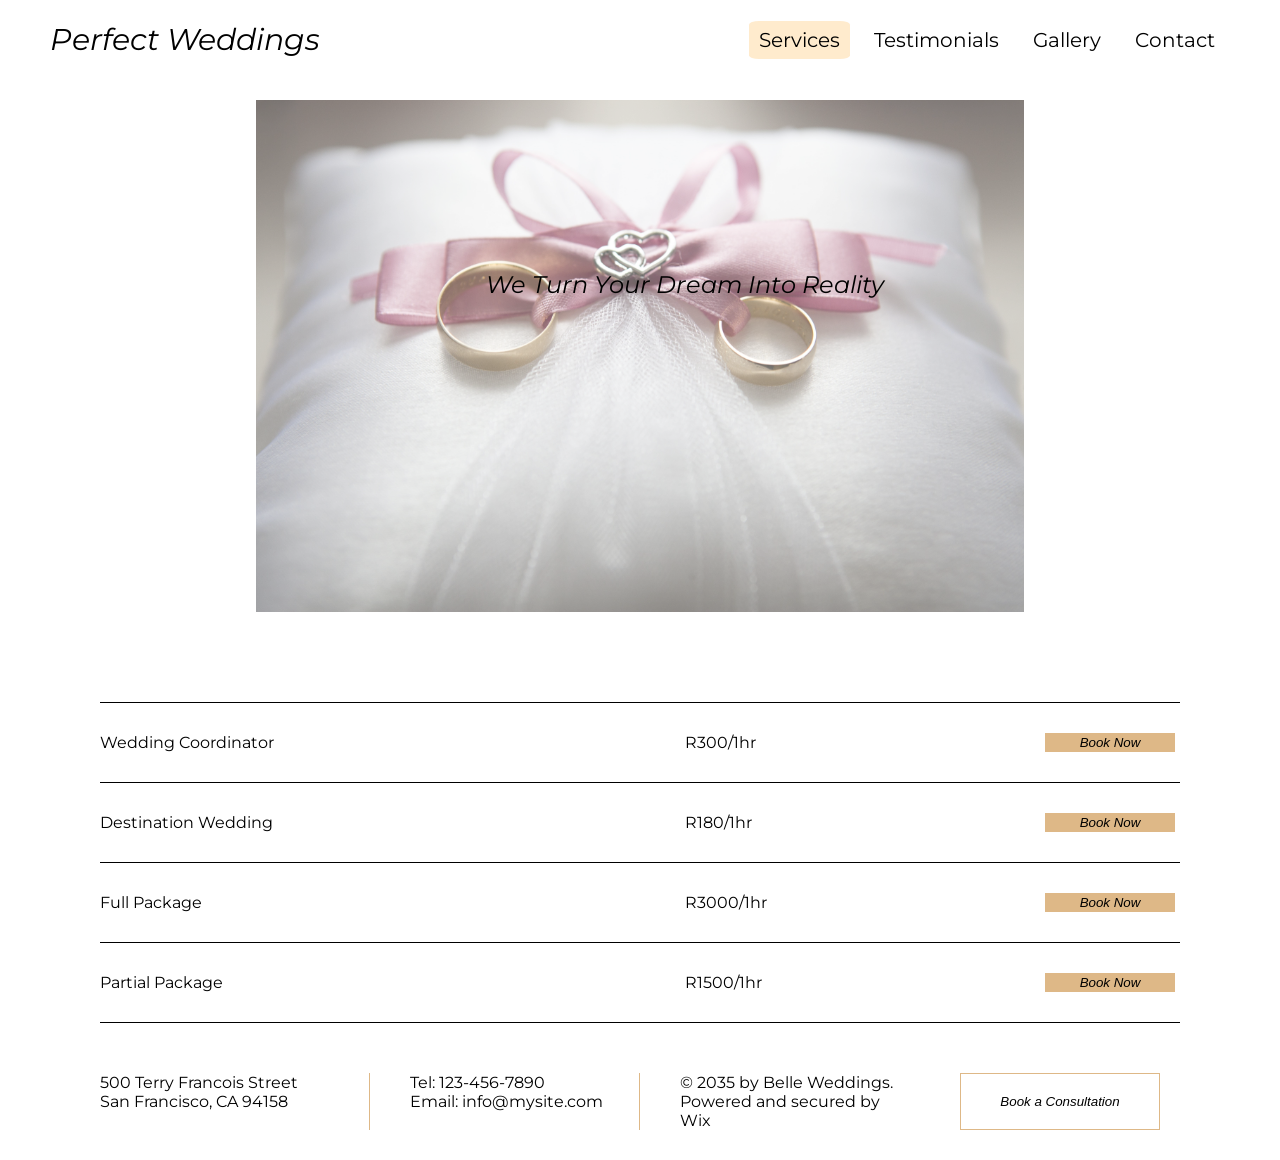
<file: services.html>
<!DOCTYPE html>
<html lang="en">
<head>
    <meta charset="UTF-8">
    <meta http-equiv="X-UA-Compatible" content="IE=edge">
    <meta name="viewport" content="width=device-width, initial-scale=1.0">
    <title>Services</title>
    <link rel="stylesheet" href="services.css">
</head>
<body>
    <nav>
        <input type="checkbox" id="check">
        <label for="check" class="checkbtn">
            <img  src="images/bars-solid.svg" alt="menu-bar">
        </label>
        <a href="index.html"><label class="logo">Perfect Weddings</label></a>
        <ul>
            <!-- <li><a class="nav-link " href="#About.html">About</a></li> -->
            <li><a class="nav-link active" href="Services.html">Services</a></li>
            <li><a class="nav-link" href="Testimonials.html">Testimonials</a></li>
            <li><a class="nav-link" href="Gallery.html">Gallery</a></li>
            <li><a class="nav-link" href="contact.html">Contact</a></li>
        </ul>
    </nav>
    <section class="main">
        <img class="main-pic" src="images/pexels-pixabay-265856.jpg" alt="picture of rings">
        <p class="main-p">We Turn Your Dream Into Reality</p>
    </section>
    <section class="services">
        <div class="service">
            <p class="service-item">Wedding Coordinator</p>
            <p class="price">R300/1hr</p>
            <button class="book-btn" >Book Now</button>
        </div>
        <div class="service">
            <p class="service-item">Destination Wedding</p>
            <p class="price">R180/1hr</p>
            <button class="book-btn" >Book Now</button>
        </div>
        <div class="service">
            <p class="service-item">Full Package</p>
            <p class="price">R3000/1hr</p>
            <button class="book-btn" >Book Now</button>
        </div>
        <div class="service">
            <p class="service-item">Partial Package</p>
            <p class="price">R1500/1hr</p>
            <button class="book-btn" >Book Now</button>
        </div>
    </section>
    <footer>
        <div class="address">
            500 Terry Francois Street <br>
            San Francisco, CA 94158
        </div>
        <div class="contact-details">
            Tel: 123-456-7890 <br>
            Email: info@mysite.com
        </div>
        <div class="copyright">
            © 2035 by Belle Weddings. <br>
            Powered and secured by Wix
        </div>
        <button class="cta">Book a Consultation</button>
        
     </footer>
</body>
</html>
</file>
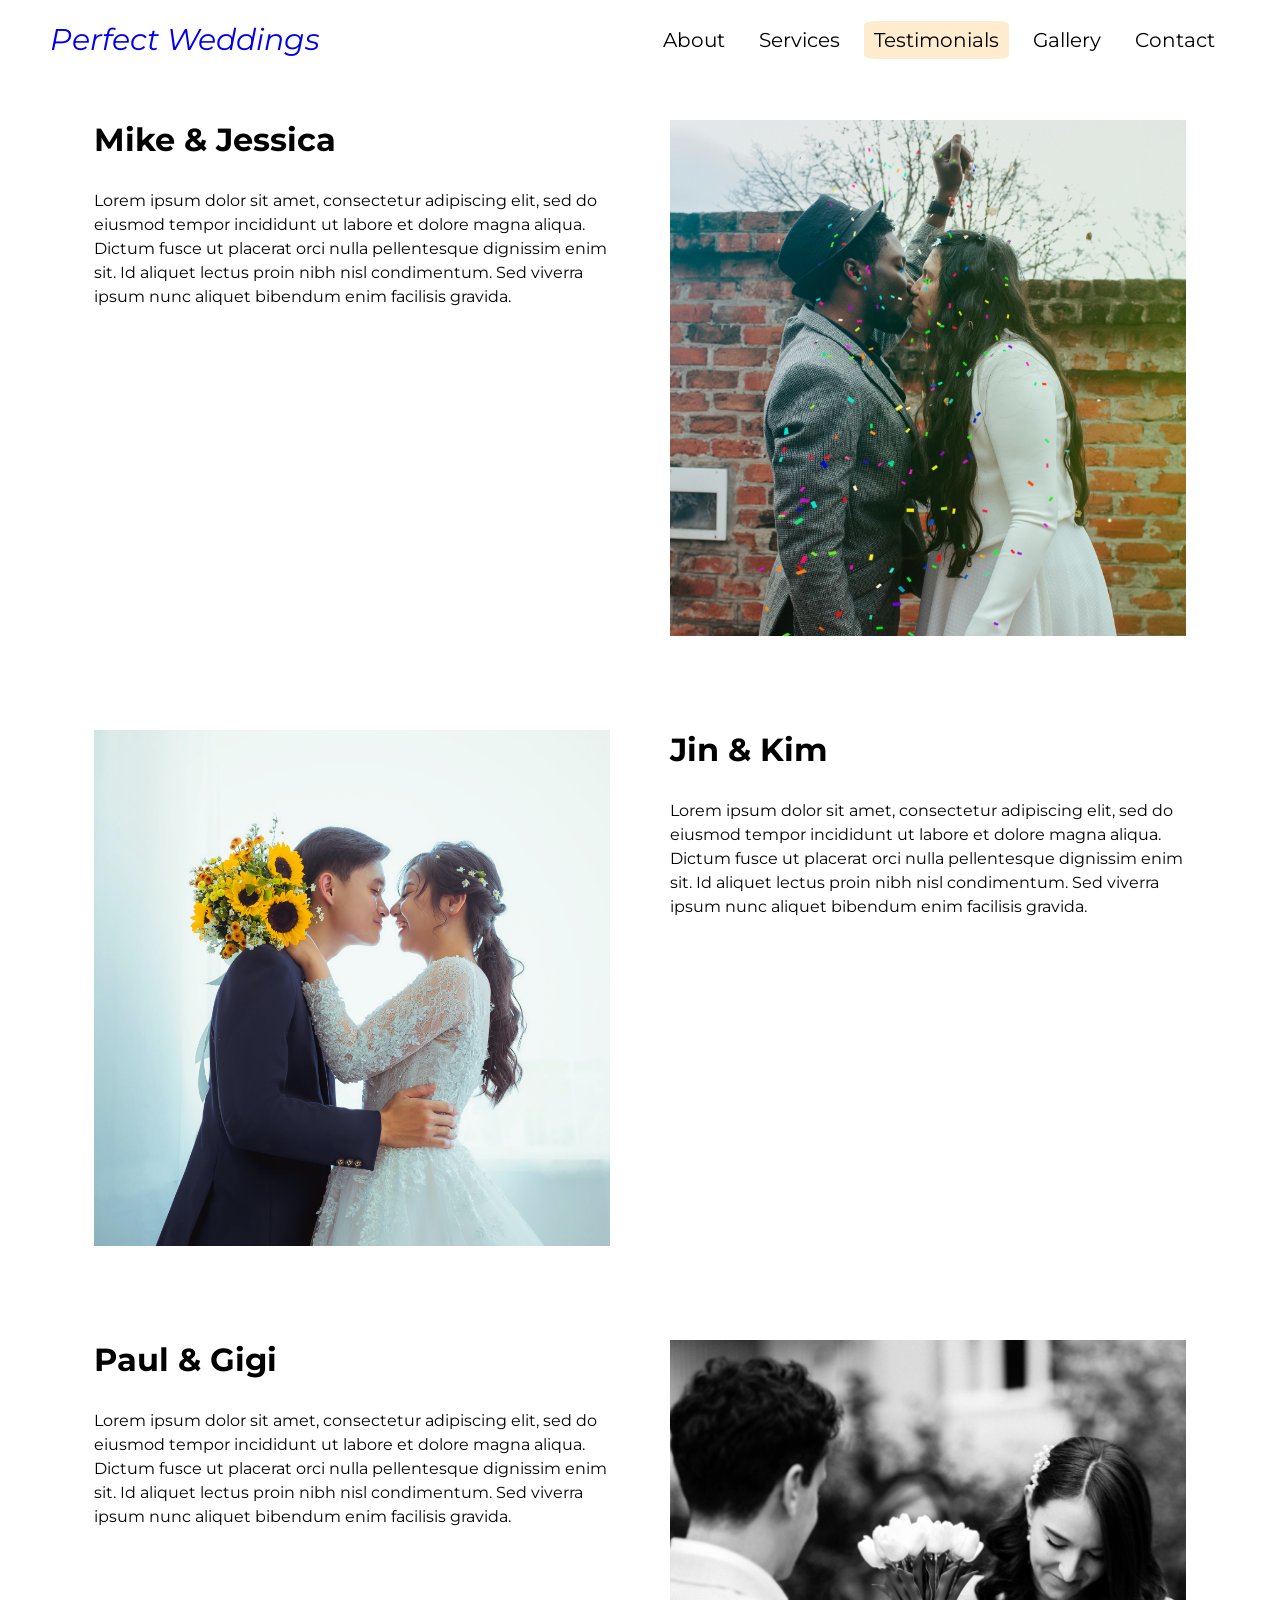
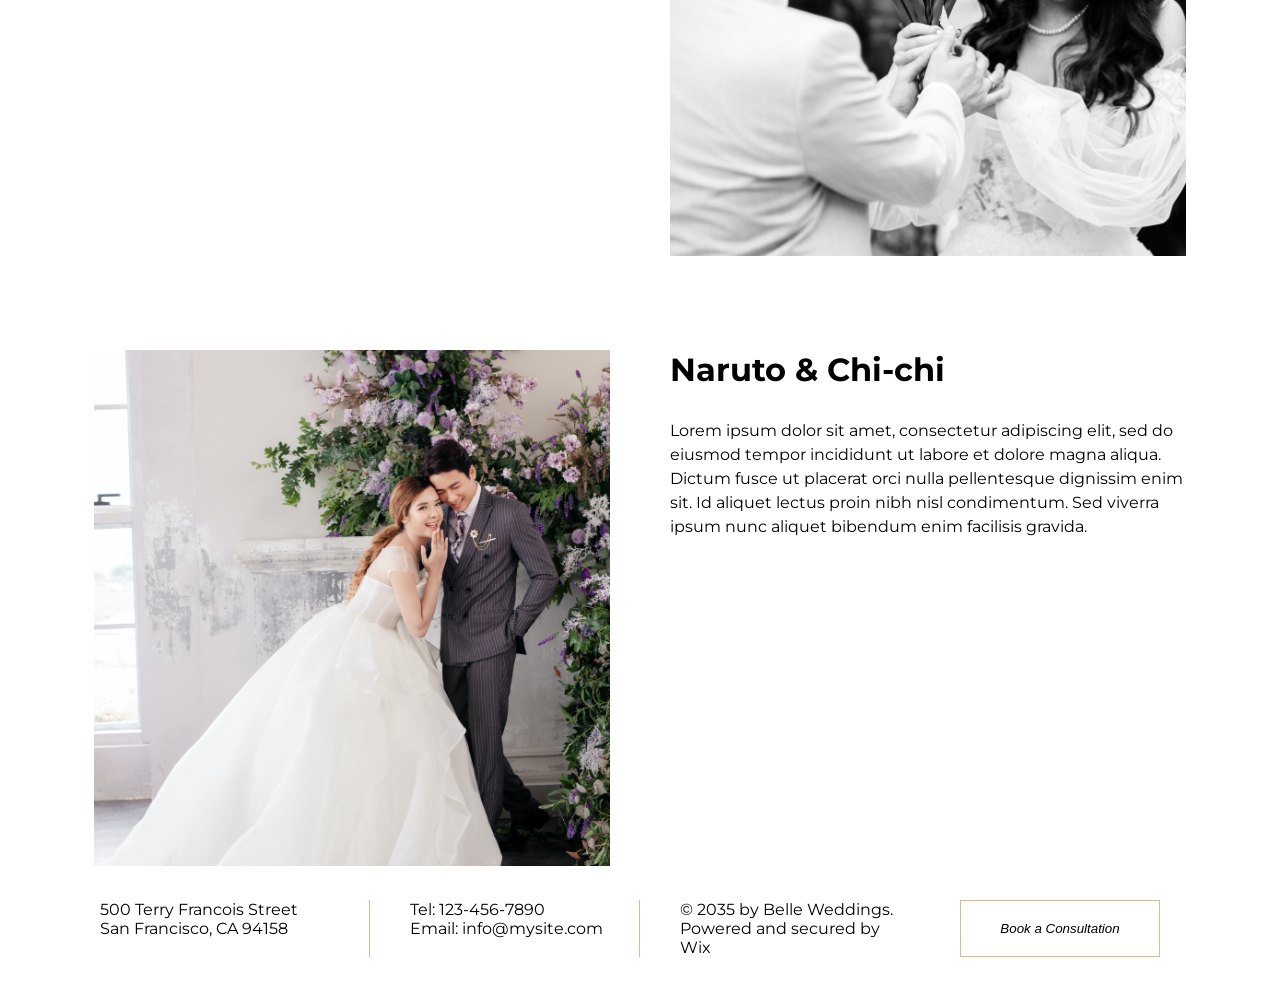
<file: testimonials.html>
<!DOCTYPE html>
<html lang="en">
<head>
    <meta charset="UTF-8">
    <meta http-equiv="X-UA-Compatible" content="IE=edge">
    <meta name="viewport" content="width=device-width, initial-scale=1.0">
    <title>Testimonials</title>
    <link rel="stylesheet" href="testimonials.css">
</head>
<body>
    <nav>
        <input type="checkbox" id="check">
        <label for="check" class="checkbtn">
            <img  src="images/bars-solid.svg" alt="menu-bar">
        </label>
        <a href="index.html"><label class="logo">Perfect Weddings</label></a>
        <ul>
            <li><a class="nav-link " href="#About.html">About</a></li>
            <li><a class="nav-link" href="services.html" >Services</a></li>
            <li><a class="nav-link active" href="testimonials.html">Testimonials</a></li>
            <li><a class="nav-link" href="gallery.html">Gallery</a></li>
            <li><a class="nav-link" href="contact.html">Contact</a></li>
        </ul>
    </nav>
    <div class="container-1">
        <div class="testimonial">
            <h1 class="names">Mike & Jessica</h1>
            <p>Lorem ipsum dolor sit amet, consectetur adipiscing elit,
              sed do eiusmod tempor incididunt ut labore et dolore magna aliqua.
              Dictum fusce ut placerat orci nulla pellentesque dignissim enim sit.
              Id aliquet lectus proin nibh nisl condimentum.
              Sed viverra ipsum nunc aliquet bibendum enim facilisis gravida.
            </p>
        </div>
        <div class="couple">
            <img src="images/gallery-1.jpg" alt="">
        </div>
    </div>
    <div class="container-2">
        <div class="couple" id="couple">
            <img src="images/gallery-2.jpg" alt="">
        </div>
        <div class="testimonial" id="testimonial">
            <h1 class="names">Jin & Kim</h1>
            <p>Lorem ipsum dolor sit amet, consectetur adipiscing elit,
              sed do eiusmod tempor incididunt ut labore et dolore magna aliqua.
              Dictum fusce ut placerat orci nulla pellentesque dignissim enim sit.
              Id aliquet lectus proin nibh nisl condimentum.
              Sed viverra ipsum nunc aliquet bibendum enim facilisis gravida.
            </p>
        </div>
    </div>
    <div class="container-3">
        <div class="testimonial">
            <h1 class="names">Paul & Gigi</h1>
            <p>Lorem ipsum dolor sit amet, consectetur adipiscing elit,
              sed do eiusmod tempor incididunt ut labore et dolore magna aliqua.
              Dictum fusce ut placerat orci nulla pellentesque dignissim enim sit.
              Id aliquet lectus proin nibh nisl condimentum.
              Sed viverra ipsum nunc aliquet bibendum enim facilisis gravida.
            </p>
        </div>
        <div class="couple">
            <img src="images/gallery-4.jpg" alt="">
        </div>
    </div>
    <div class="container-4">
        <div class="couple" id="couple">
            <img src="images/gallery-6.jpg" alt="">
        </div>
        <div class="testimonial" id="testimonial">
            <h1 class="names">Naruto & Chi-chi</h1>
            <p>Lorem ipsum dolor sit amet, consectetur adipiscing elit,
              sed do eiusmod tempor incididunt ut labore et dolore magna aliqua.
              Dictum fusce ut placerat orci nulla pellentesque dignissim enim sit.
              Id aliquet lectus proin nibh nisl condimentum.
              Sed viverra ipsum nunc aliquet bibendum enim facilisis gravida.
            </p>
        </div>
    </div>
    <footer>
        <div class="address">
            500 Terry Francois Street <br>
            San Francisco, CA 94158
        </div>
        <div class="contact-details">
            Tel: 123-456-7890 <br>
            Email: info@mysite.com
        </div>
        <div class="copyright">
            © 2035 by Belle Weddings. <br>
            Powered and secured by Wix
        </div>
        <button class="cta">Book a Consultation</button>
     </footer>
</body>
</html>
</file>
<file: services.css>
@import url('https://fonts.googleapis.com/css2?family=Montserrat:wght@200&display=swap');

*{
    padding: 0;
    margin: 0;
    text-decoration: none;
    list-style: none;
    box-sizing: border-box;
}

body{
    font-family: montserrat, sans-serif;
    /* margin: 0;
    padding: 0 50px; */
}

nav{
    height: 80px;
    width: 100%;
    background-color: white ;
    position: fixed;
    z-index: 1;
}

.logo{
    float: left;
    font-size: 30px;
    font-style: italic;
    line-height: 80px;
    padding-left: 50px;
    color: black;
}

.logo:hover{
    cursor: pointer;
}

nav ul{
    float: right;
    padding-right: 50px;
}

nav ul li{
    display: inline-block;
    line-height: 80px;
    margin: 0 5px;
    
}

nav ul li a{
    color: black;
    font-size: 20px;
    padding: 7px 10px;
    border-radius: 10%;
}

a:hover,a.active{
    background: blanchedalmond;
    transition: .5s;
}

.checkbtn{
    width: 16px;
    float: right;
    line-height: 80px;
    cursor: pointer;
    display: none;
}

#check{
    display: none;
}

@media (max-width: 952px){
    label.logo{
        font-size: 25px;
        padding-left: 50px;
    }

    nav ul li a{
        font-size: 16px;
    }

    .checkbtn{
        margin-right: 50px;
    }
}

@media (max-width: 858px){
    .checkbtn{
        display: block;
    }

    ul{
        position: fixed;
        width: 100%;
        height: 100vh;
        background: burlywood;
        top: 80px;
        left: -100%;
        text-align: center;
        transition: all .5s;
        z-index: 2;
    }

    nav ul li{
        display: block;
        margin: 50px 0;
        line-height: 30px;
    }

    a:hover, a.active{
        background: none;
        color: blanchedalmond;
        transition: .5s;
    }

    #check:checked ~ ul{
        left: 0;
    }
}

/* main section with picture */
.main{
    padding-top: 100px;
}
.main-pic{
    display: block;
    width: 60%;
    margin: auto auto;
    opacity: 0.6;
    margin-bottom: 90px;
}

.main-p{
    position: absolute;
    top: 30%;
    left: 38%;
    font-size: 24px;
    font-style: italic;
}

/* services section */
.services{
    padding-left: 100px;
    padding-right: 100px;
    margin-bottom: 50px;
}

.service{
    display: grid;
    grid-template-columns: 1fr 1fr 1fr;
    padding-top: 30px;
    padding-bottom: 30px;
    border-top: 1px solid black;
    
}

.service:last-of-type{
    border-bottom: 1px solid black;
}

.service .book-btn{
    background-color: burlywood;
    width: 130px;
    border: none;
}

.price, .book-btn{
    margin-left: 225px;
}

.book-btn:hover{
    background-color: blanchedalmond;
}

/* footer section */

footer{
    display: grid;
    grid-template-columns: 1fr 1fr 1fr 1fr;

}

.address, .contact-details {
    border-right: 1px solid burlywood;
}


footer{
    padding-left: 100px;
    padding-right: 100px;
    margin-bottom: 30px;
}

.contact-details, .copyright{
    padding-left: 40px;
}

button{
    width: 200px;
    margin-left: 50px;
    color: black;
    background-color: white;
    font-style: italic;
    border: 1px solid burlywood;
}

button:hover{
    background-color: blanchedalmond;
}

/* smartphone responsieness */
@media screen and (max-width: 600px){
    .main-pic{
        display: block;
        width: 80%;
        margin: auto auto;
        opacity: 0.6;
        margin-bottom: 30px;
    }

    .main-p{
        position:absolute;
        margin: 0 auto;
        top: 250px;
        left: 20%;
        font-size: 18px;
        font-style: italic;
    }

    .services{
        width: 80%;
        margin: 0 auto;
        padding-left: 0;
        padding-right: 0;
        margin-bottom: 20px;
    }

    .service{
        display: flex;
        flex-direction: column;
        padding: 0;
        text-align: center;
    }

    .service-item{
        margin-top: 10px;
    }

    .price, .book-btn{
        margin-left: 0;
        margin: 10px auto 0px auto;
    }

    .book-btn{
        padding: 5px 10px;
        margin-bottom: 10px;
    }

    footer{
        display: flex;
        flex-direction: column;
        padding: 0;
        margin: 0;
        text-align: center;
    }

    .contact-details, .copyright{
        padding-left: 0px;
    }

    .address, .contact-details{
        margin-bottom: 10px;
    }

    button{
        margin: 20px auto;
        padding: 10px 10px;
    }
    
}

/* Tablet responsiveness */
@media  screen and (min-width: 601px ) and (max-width:850px) {
    .main{
        padding-top: 100px;
        width: 100%;
    }

    .main-pic{
        display: block;
        width: 90%;
        margin: 0 auto;
        opacity: 0.6;
        margin-bottom: 90px;
    }

    .main-p{
        position: absolute;
        top: 35%;
        left: 28%;
        font-size: 24px;
        font-style: italic;
    }

    .services{
        padding-left: 0;
        padding-right: 0;
        width: 85%;
        margin: 50px auto;
    }

    .service{
        text-align: center;
    }

    .service:last-of-type{
        border-bottom: 1px solid black;
    }

    .price, .book-btn{
        margin-left: 0px;
    }

    .book-btn{
        display: block;
        margin: 0 auto;
        padding: 8px;
    }

    
    footer{
        display: flex;
        flex-direction: column;
        padding: 0;
        margin: 0;
        text-align: center;
    }

    .contact-details, .copyright{
        padding-left: 0px;
    }

    .address, .contact-details{
        margin-bottom: 10px;
    }

    button{
        margin: 20px auto;
        padding: 10px 10px;
    }
}

@media screen and (max-width: 450px){
    .main-p{
        position: absolute;
        top: 25%;
        left: 16%;
        font-size: 18px;
        font-style: italic;
    }
}
</file>
<file: testimonials.css>
@import url('https://fonts.googleapis.com/css2?family=Montserrat:wght@200&display=swap');

*{
    padding: 0;
    margin: 0;
    text-decoration: none;
    list-style: none;
    box-sizing: border-box;
}

body{
    font-family: montserrat, sans-serif;
    /* margin: 0;
    padding: 0 50px; */
}

nav{
    height: 80px;
    width: 100%;
    background-color: white ;
    position: fixed;
    z-index: 1;
}

label.logo{
    float: left;
    font-size: 30px;
    font-style: italic;
    line-height: 80px;
    padding-left: 50px;
}

nav ul{
    float: right;
    padding-right: 50px;
}

nav ul li{
    display: inline-block;
    line-height: 80px;
    margin: 0 5px;
    
}

nav ul li a{
    color: black;
    font-size: 20px;
    padding: 7px 10px;
    border-radius: 10%;
}

a:hover,a.active{
    background: blanchedalmond;
    transition: .5s;
}

.checkbtn{
    width: 16px;
    float: right;
    line-height: 80px;
    cursor: pointer;
    display: none;
}

#check{
    display: none;
}

@media (max-width: 952px){
    label.logo{
        font-size: 25px;
        padding-left: 50px;
    }

    nav ul li a{
        font-size: 16px;
    }

    .checkbtn{
        margin-right: 50px;
    }
}

@media (max-width: 858px){
    .checkbtn{
        display: block;
    }

    ul{
        position: fixed;
        width: 100%;
        height: 100vh;
        background: burlywood;
        top: 80px;
        left: -100%;
        text-align: center;
        transition: all .5s;
        z-index: 2;
    }

    nav ul li{
        display: block;
        margin: 50px 0;
        line-height: 30px;
    }

    a:hover, a.active{
        background: none;
        color: blanchedalmond;
        transition: .5s;
    }

    #check:checked ~ ul{
        left: 0;
    }
}

/* main section with couples and textimonials */

.container-1{
    display: grid;
    grid-template-columns: 1fr 1fr;
    padding-top: 90px;
    width: 90%;
    margin: 0 auto;
}

.container-2, .container-3, .container-4{
    display: grid;
    grid-template-columns: 1fr 1fr;
    padding-top: 30px;
    width: 90%;
    margin: 0 auto;
}

.testimonial{
    padding: 30px;
}

.names{
    margin-bottom: 30px;
}

p{
    line-height: 1.5;
}


.couple img{
    width: 100%;
    padding: 30px;
}

/* footer */
/* Footer */
footer{
    display: grid;
    grid-template-columns: 1fr 1fr 1fr 1fr;

}

.address, .contact-details {
    border-right: 1px solid burlywood;
}


footer{
    padding-left: 100px;
    padding-right: 100px;
    margin-bottom: 30px;
}

.contact-details, .copyright{
    padding-left: 40px;
}

button{
    width: 200px;
    margin-left: 50px;
    color: black;
    background-color: white;
    font-style: italic;
    border: 1px solid burlywood;
}

button:hover{
    background-color: blanchedalmond;
}

/* smartphone responsiveness */
@media screen and (max-width:600px) {
    .container-1 , .container-3{
        display: block;
        grid-template-columns: 1fr;
        padding-top: 60px;
    }
   
    .container-2, .container-4{
        display: flex;
        flex-direction: column;
    }

    .container-2, .container-3, .container-4{
        padding-top: 0px;
    }

    .testimonial{
        padding: 20px;
    }
    
    .names{
        margin-bottom: 10px;
        font-size: 20px;
    }

    .couple img{
        width: 100%;
        padding: 10px 20px 20px 20px;
    }

    footer{
        display: flex;
        flex-direction: column;
        padding: 0;
        margin: 0;
        text-align: center;
    }

    .contact-details, .copyright{
        padding-left: 0px;
    }

    .address, .contact-details{
        margin-bottom: 10px;
    }

    button{
        margin: 20px auto;
        padding: 10px 10px;
    }

    div#testimonial {order: 1;}
    div#couple {order: 2;}
}

/* Tablet responsiveness */
@media  screen and (min-width: 601px ) and (max-width:850px) {
    
    footer{
        display: flex;
        flex-direction: column;
        padding: 0;
        margin: 0;
        text-align: center;
    }

    .contact-details, .copyright{
        padding-left: 0px;
    }

    .address, .contact-details{
        margin-bottom: 10px;
    }

    button{
        margin: 20px auto;
        padding: 10px 10px;
    }
}
</file>
